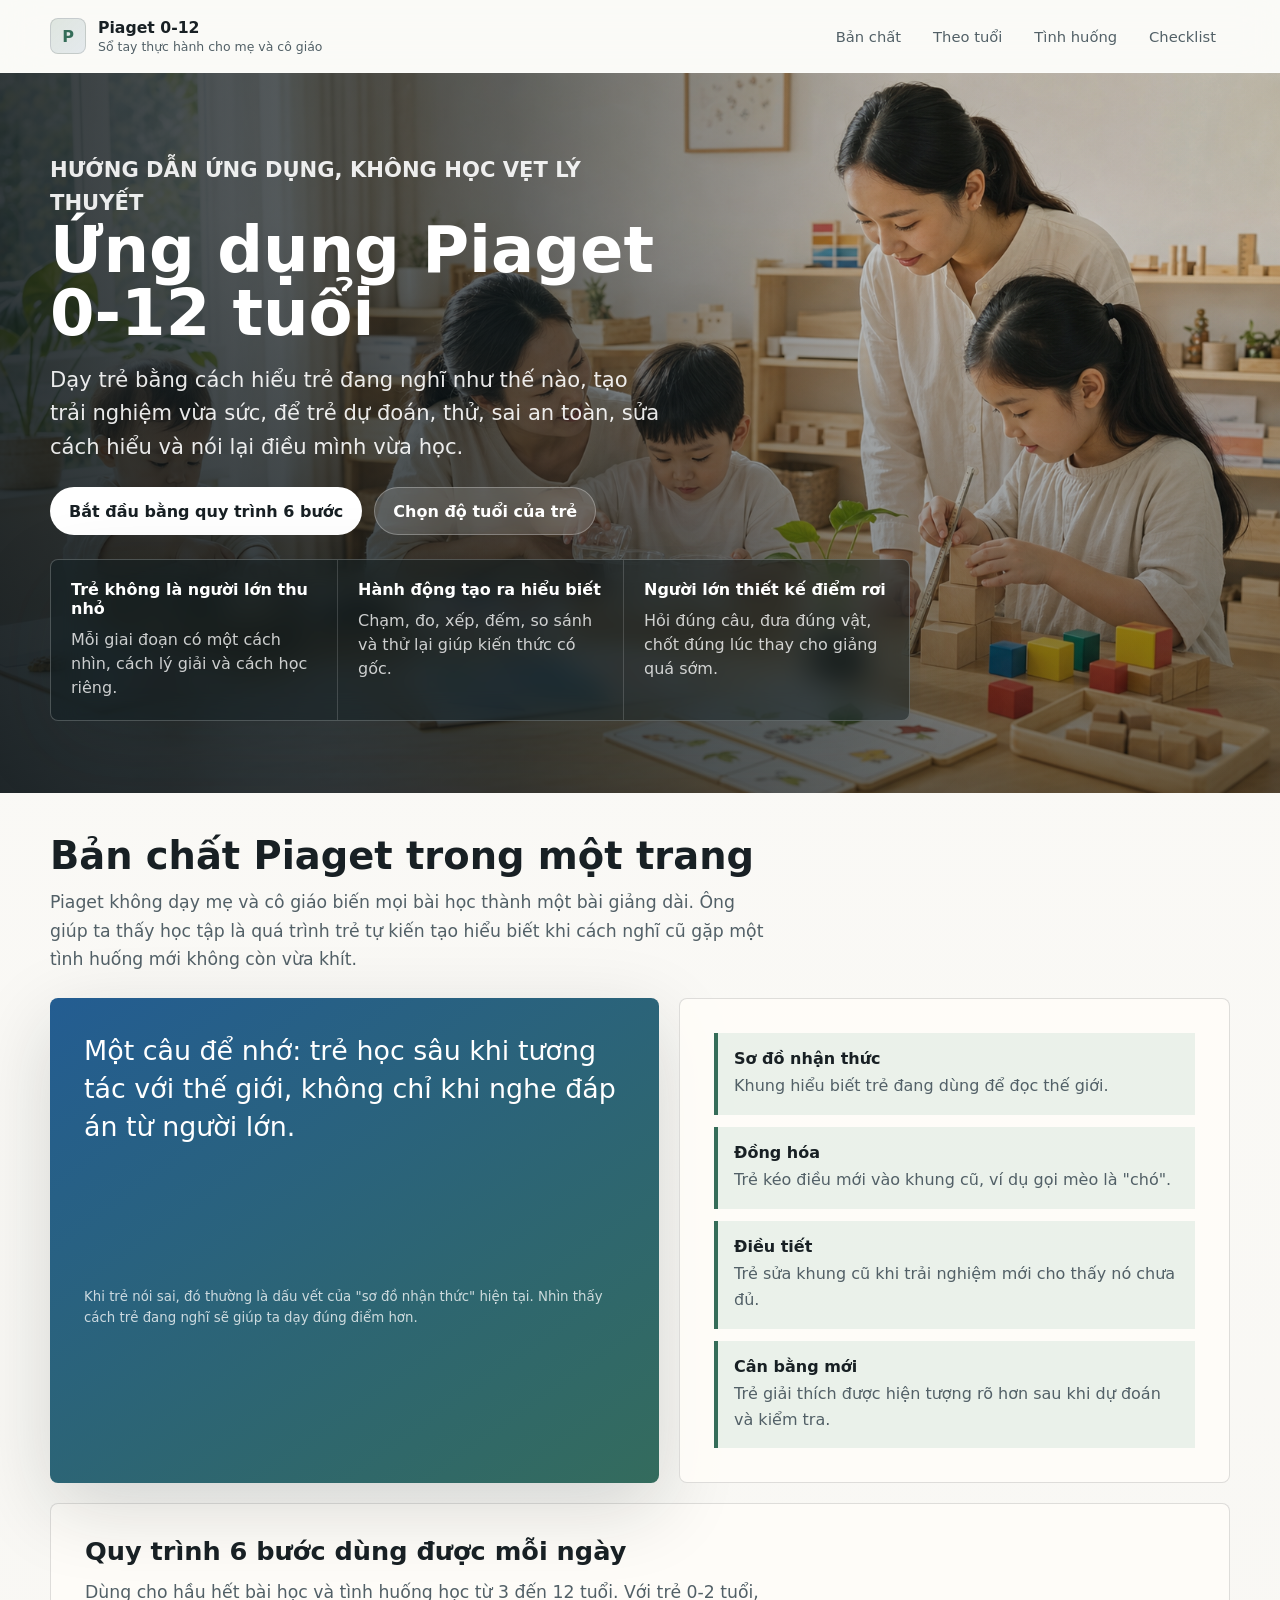
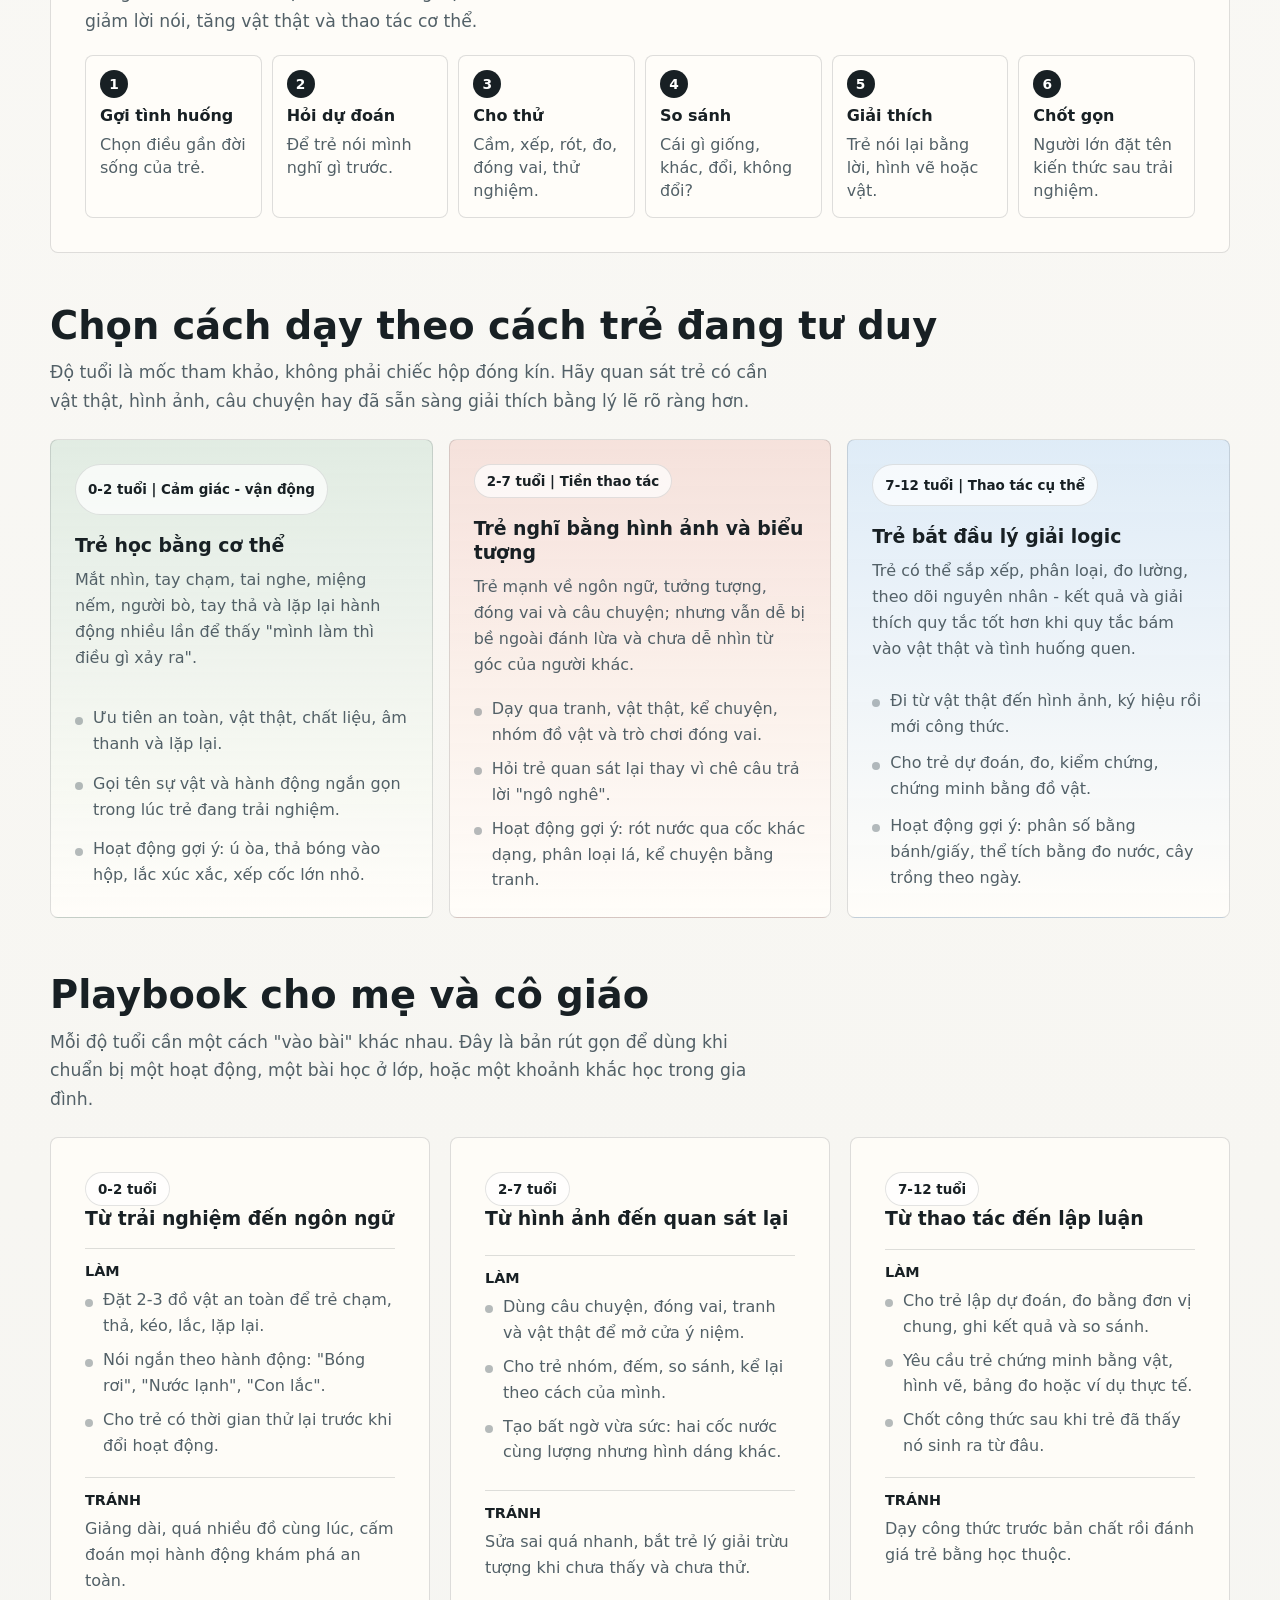
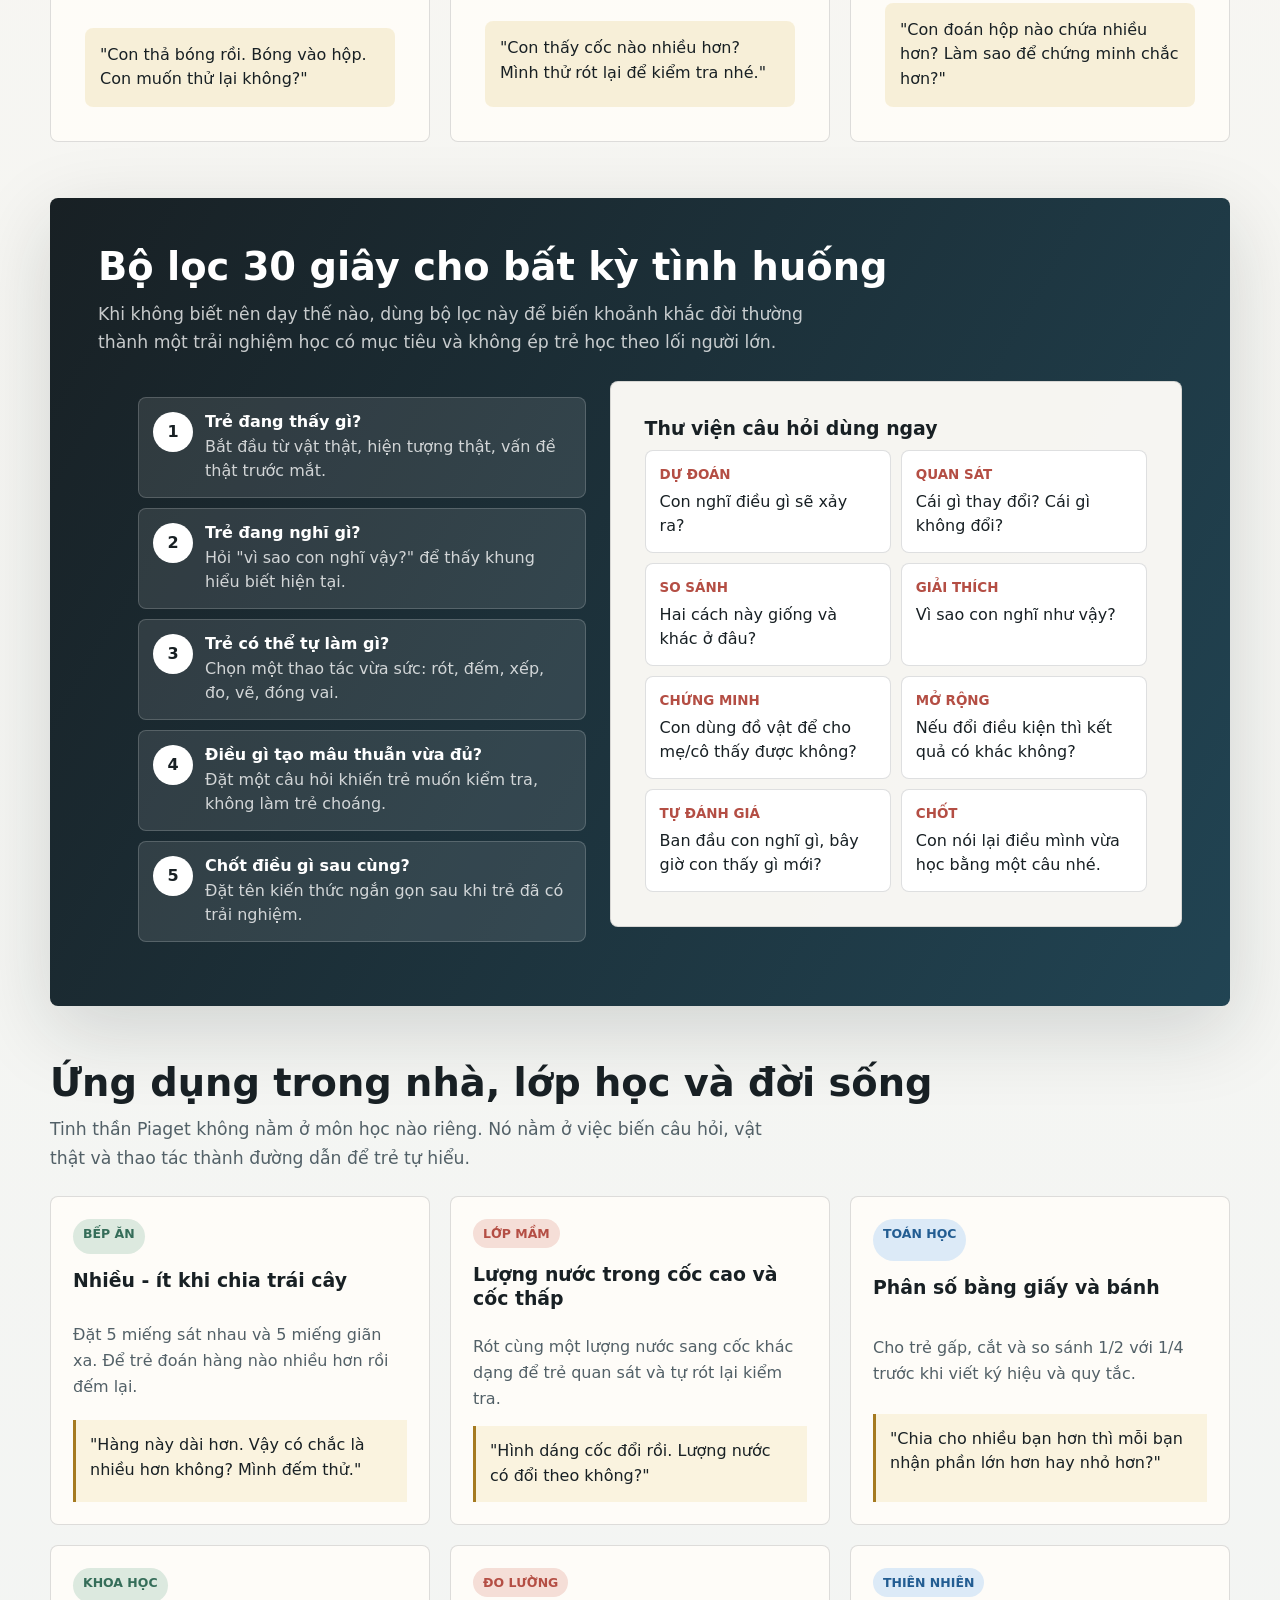
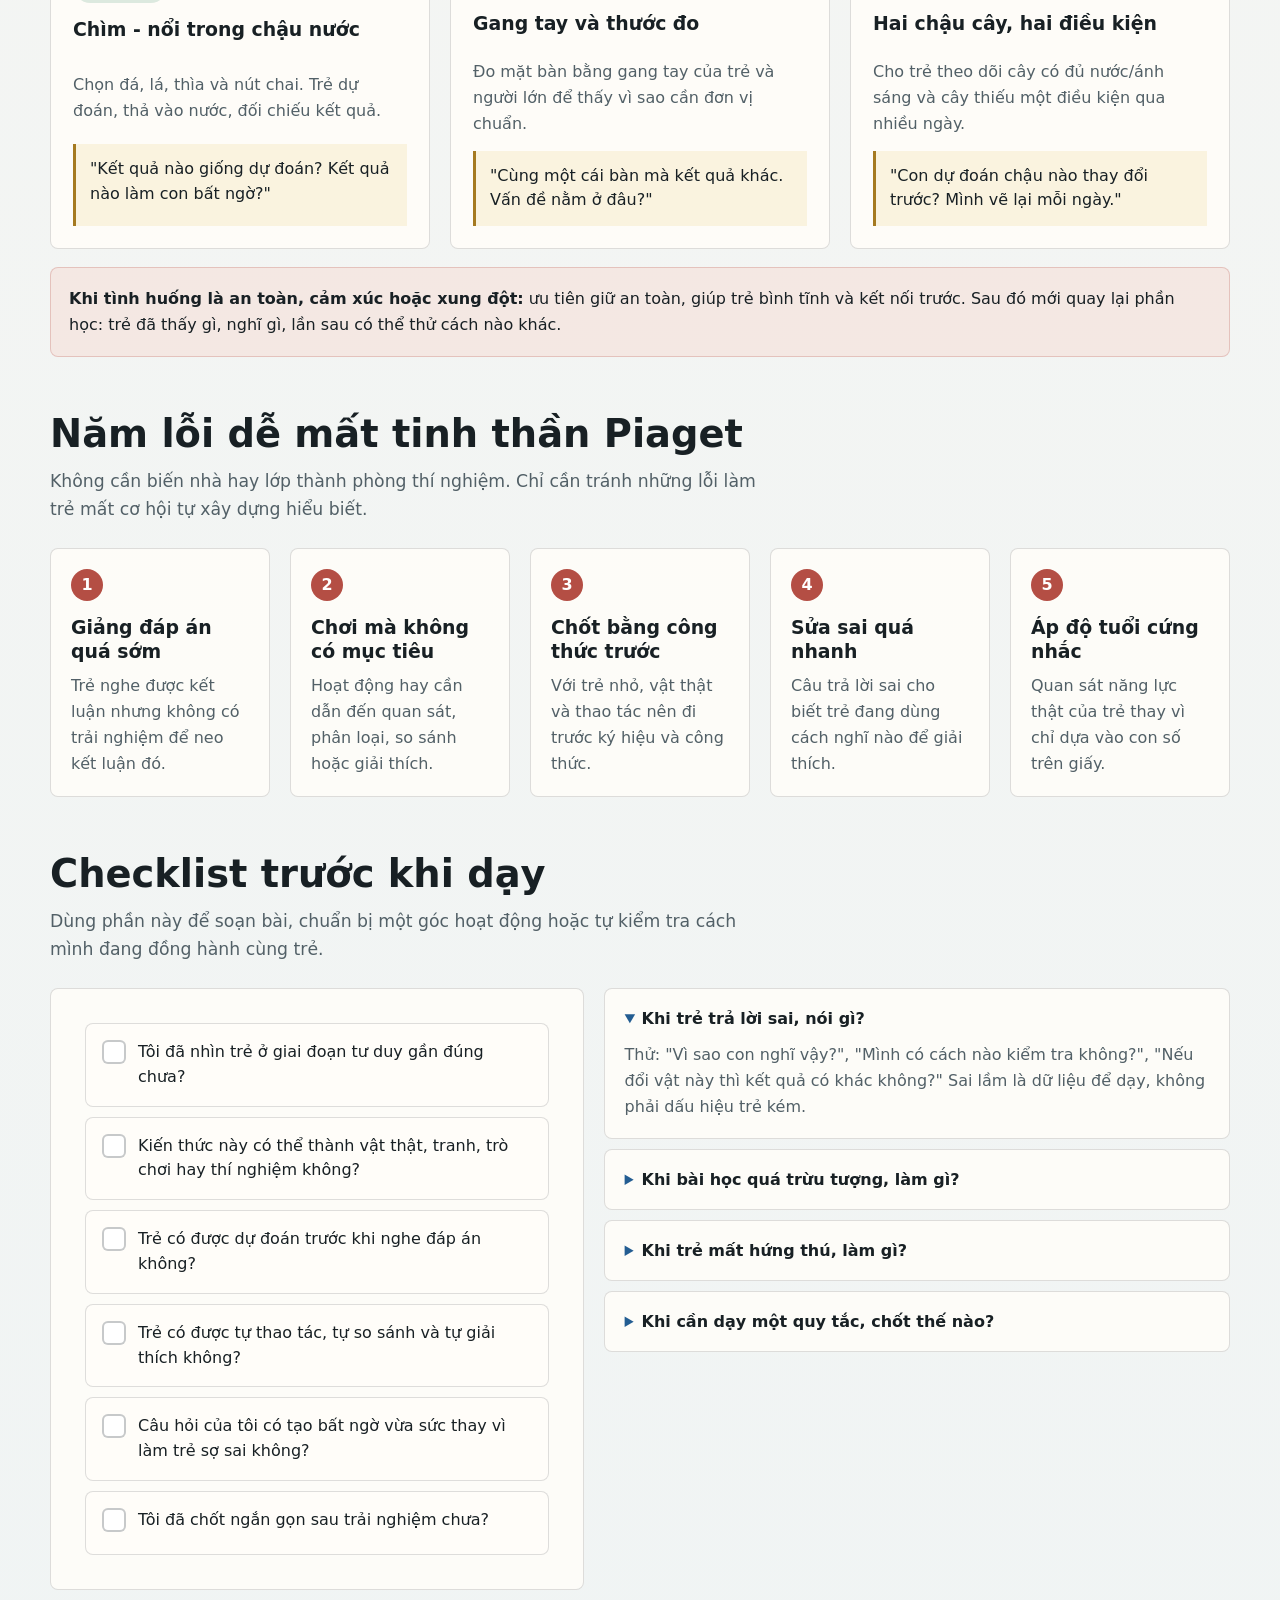
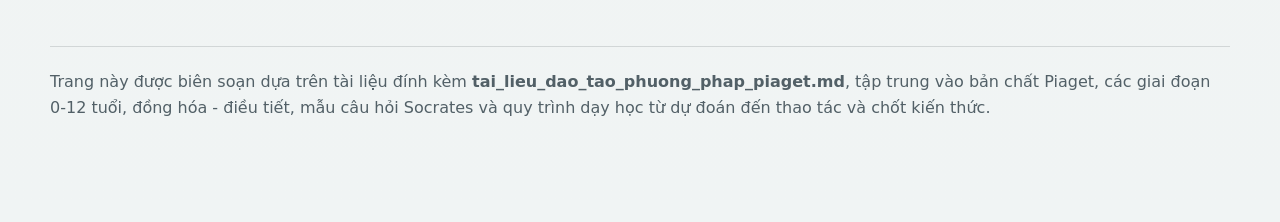
<file: piaget/index.html>
<!doctype html>
<html lang="vi">
  <head>
    <meta charset="utf-8" />
    <meta name="viewport" content="width=device-width, initial-scale=1" />
    <title>Ứng dụng Piaget 0-12 tuổi cho mẹ và cô giáo</title>
    <meta
      name="description"
      content="Hướng dẫn thực hành ứng dụng bản chất Piaget vào dạy học và nuôi dạy trẻ từ 0 đến 12 tuổi cho mẹ và cô giáo."
    />
    <style>
      :root {
        --paper: #f7f6f2;
        --white: #fffdf9;
        --ink: #182024;
        --muted: #526067;
        --line: rgba(24, 32, 36, 0.14);
        --green: #356d59;
        --green-soft: #dce9df;
        --blue: #235d92;
        --blue-soft: #dceaf7;
        --coral: #b44e44;
        --coral-soft: #f5ded7;
        --gold: #a57a20;
        --gold-soft: #f3e6bf;
        --shadow: 0 24px 80px rgba(16, 29, 33, 0.16);
        --radius: 8px;
        --content: min(1180px, calc(100vw - 48px));
      }

      * {
        box-sizing: border-box;
      }

      html {
        scroll-behavior: smooth;
      }

      body {
        margin: 0;
        color: var(--ink);
        background:
          linear-gradient(180deg, #fbfaf7 0%, var(--paper) 42%, #f0f4f4 100%);
        font-family:
          Inter, ui-sans-serif, system-ui, -apple-system, BlinkMacSystemFont,
          "Segoe UI", sans-serif;
        letter-spacing: 0;
      }

      img {
        display: block;
        max-width: 100%;
      }

      a {
        color: inherit;
      }

      button,
      a {
        -webkit-tap-highlight-color: transparent;
      }

      .skip-link {
        position: absolute;
        left: 16px;
        top: -64px;
        z-index: 20;
        padding: 12px 16px;
        color: white;
        background: var(--ink);
        border-radius: var(--radius);
        text-decoration: none;
      }

      .skip-link:focus {
        top: 16px;
      }

      .site-nav {
        position: sticky;
        top: 0;
        z-index: 10;
        border-bottom: 1px solid rgba(255, 255, 255, 0.36);
        background: rgba(251, 250, 247, 0.8);
        backdrop-filter: blur(18px);
      }

      .nav-inner {
        width: var(--content);
        min-height: 72px;
        margin: 0 auto;
        display: flex;
        align-items: center;
        justify-content: space-between;
        gap: 20px;
      }

      .brand {
        display: flex;
        align-items: center;
        gap: 12px;
        min-width: 0;
        text-decoration: none;
      }

      .brand-mark {
        width: 36px;
        height: 36px;
        border: 1px solid rgba(24, 32, 36, 0.14);
        border-radius: 8px;
        display: grid;
        place-items: center;
        color: var(--green);
        background:
          linear-gradient(135deg, rgba(53, 109, 89, 0.16), rgba(35, 93, 146, 0.12)),
          var(--white);
        font-weight: 800;
      }

      .brand-copy {
        display: grid;
        gap: 2px;
        min-width: 0;
      }

      .brand-copy strong,
      .brand-copy span {
        overflow: hidden;
        white-space: nowrap;
        text-overflow: ellipsis;
      }

      .brand-copy strong {
        font-size: 0.98rem;
      }

      .brand-copy span {
        color: var(--muted);
        font-size: 0.78rem;
      }

      .nav-links {
        display: flex;
        align-items: center;
        gap: 4px;
        overflow-x: auto;
        scrollbar-width: none;
      }

      .nav-links::-webkit-scrollbar {
        display: none;
      }

      .nav-links a {
        flex: none;
        min-height: 40px;
        display: inline-flex;
        align-items: center;
        justify-content: center;
        padding: 0 14px;
        border-radius: 999px;
        color: var(--muted);
        text-decoration: none;
        font-size: 0.92rem;
      }

      .nav-links a:hover,
      .nav-links a:focus-visible {
        color: var(--ink);
        background: rgba(24, 32, 36, 0.07);
        outline: none;
      }

      .hero {
        position: relative;
        min-height: min(80svh, 860px);
        display: grid;
        align-items: end;
        overflow: hidden;
        isolation: isolate;
      }

      .hero-media,
      .hero-scrim {
        position: absolute;
        inset: 0;
      }

      .hero-media img {
        width: 100%;
        height: 100%;
        object-fit: cover;
        object-position: center;
      }

      .hero-scrim {
        background:
          linear-gradient(90deg, rgba(10, 18, 21, 0.82) 0%, rgba(10, 18, 21, 0.58) 40%, rgba(10, 18, 21, 0.14) 72%, rgba(10, 18, 21, 0.06) 100%),
          linear-gradient(180deg, rgba(10, 18, 21, 0.02) 20%, rgba(10, 18, 21, 0.52) 100%);
      }

      .hero-inner {
        position: relative;
        z-index: 1;
        width: var(--content);
        margin: 0 auto;
        padding: clamp(42px, 8vh, 88px) 0;
        display: grid;
        gap: 24px;
      }

      .hero-copy {
        width: min(650px, 100%);
      }

      .eyebrow {
        margin: 0 0 18px;
        color: rgba(255, 255, 255, 0.8);
        text-transform: uppercase;
        font-size: 0.82rem;
        font-weight: 800;
      }

      h1,
      h2,
      h3,
      p {
        margin-top: 0;
      }

      h1 {
        margin-bottom: 18px;
        color: white;
        font-size: clamp(2.6rem, 5vw, 5.5rem);
        line-height: 0.98;
        max-width: 760px;
      }

      .hero-copy > p {
        max-width: 620px;
        margin-bottom: 0;
        color: rgba(255, 255, 255, 0.9);
        font-size: clamp(1.05rem, 1.65vw, 1.34rem);
        line-height: 1.58;
      }

      .hero-actions {
        display: flex;
        flex-wrap: wrap;
        gap: 12px;
      }

      .hero-actions a {
        min-height: 48px;
        display: inline-flex;
        align-items: center;
        justify-content: center;
        padding: 0 18px;
        border: 1px solid rgba(255, 255, 255, 0.28);
        border-radius: 999px;
        color: white;
        background: rgba(255, 255, 255, 0.14);
        text-decoration: none;
        font-weight: 700;
        backdrop-filter: blur(12px);
      }

      .hero-actions a:first-child {
        color: var(--ink);
        background: white;
      }

      .hero-actions a:hover,
      .hero-actions a:focus-visible {
        transform: translateY(-1px);
        outline: none;
      }

      .hero-strip {
        display: grid;
        grid-template-columns: repeat(3, minmax(0, 1fr));
        width: min(860px, 100%);
        border: 1px solid rgba(255, 255, 255, 0.22);
        border-radius: var(--radius);
        background: rgba(16, 29, 33, 0.52);
        box-shadow: var(--shadow);
        backdrop-filter: blur(14px);
      }

      .hero-strip article {
        min-height: 124px;
        padding: 20px;
      }

      .hero-strip article + article {
        border-left: 1px solid rgba(255, 255, 255, 0.16);
      }

      .hero-strip strong {
        display: block;
        margin-bottom: 10px;
        color: white;
        font-size: 1rem;
      }

      .hero-strip p {
        margin-bottom: 0;
        color: rgba(255, 255, 255, 0.78);
        line-height: 1.5;
      }

      main {
        width: var(--content);
        margin: 0 auto;
        padding: 42px 0 84px;
      }

      section {
        scroll-margin-top: 96px;
      }

      .lead-grid,
      .playbook-grid,
      .scenario-grid,
      .mistake-grid,
      .checklist-layout {
        display: grid;
        gap: 20px;
      }

      .lead-grid {
        grid-template-columns: 1.05fr 0.95fr;
        align-items: start;
      }

      .section-head {
        margin-bottom: 24px;
      }

      .section-head p {
        max-width: 720px;
        margin-bottom: 0;
        color: var(--muted);
        font-size: 1.08rem;
        line-height: 1.65;
      }

      h2 {
        margin-bottom: 12px;
        font-size: clamp(1.8rem, 3vw, 3rem);
        line-height: 1.08;
      }

      h3 {
        margin-bottom: 10px;
        font-size: 1.18rem;
        line-height: 1.28;
      }

      .panel,
      .age-card,
      .scenario,
      .mistake,
      details {
        border: 1px solid var(--line);
        border-radius: var(--radius);
        background: rgba(255, 253, 249, 0.86);
      }

      .panel {
        padding: clamp(22px, 3vw, 34px);
      }

      .core-note {
        display: grid;
        gap: 18px;
        min-height: 100%;
        color: white;
        border: 0;
        background:
          linear-gradient(145deg, rgba(35, 93, 146, 0.92), rgba(53, 109, 89, 0.92)),
          var(--blue);
        box-shadow: var(--shadow);
      }

      .core-note p {
        margin-bottom: 0;
        font-size: clamp(1.28rem, 2.1vw, 2rem);
        line-height: 1.42;
      }

      .core-note small {
        display: block;
        color: rgba(255, 255, 255, 0.76);
        line-height: 1.6;
      }

      .concept-list,
      .question-list,
      .clean-list,
      .mini-list {
        margin: 0;
        padding: 0;
        list-style: none;
      }

      .concept-list {
        display: grid;
        gap: 12px;
      }

      .concept-list li {
        padding: 16px;
        border-left: 4px solid var(--green);
        background: rgba(220, 233, 223, 0.56);
      }

      .concept-list strong {
        display: block;
        margin-bottom: 5px;
      }

      .concept-list span,
      .body-copy,
      .clean-list li,
      .mini-list li {
        color: var(--muted);
        line-height: 1.62;
      }

      .flow {
        margin-top: 20px;
        display: grid;
        grid-template-columns: repeat(6, minmax(0, 1fr));
        gap: 10px;
      }

      .flow span {
        min-height: 100px;
        display: grid;
        align-content: start;
        gap: 8px;
        padding: 14px;
        border: 1px solid var(--line);
        border-radius: var(--radius);
        background: var(--white);
      }

      .flow b {
        width: 28px;
        height: 28px;
        display: grid;
        place-items: center;
        border-radius: 50%;
        color: white;
        background: var(--ink);
        font-size: 0.86rem;
      }

      .flow em {
        color: var(--muted);
        font-style: normal;
        line-height: 1.45;
      }

      .age-map {
        margin-top: 52px;
      }

      .age-grid {
        display: grid;
        grid-template-columns: repeat(3, minmax(0, 1fr));
        gap: 16px;
      }

      .age-card {
        padding: 24px;
        display: grid;
        gap: 18px;
      }

      .age-card:nth-child(1) {
        background: linear-gradient(180deg, rgba(220, 233, 223, 0.82), rgba(255, 253, 249, 0.96));
      }

      .age-card:nth-child(2) {
        background: linear-gradient(180deg, rgba(245, 222, 215, 0.86), rgba(255, 253, 249, 0.96));
      }

      .age-card:nth-child(3) {
        background: linear-gradient(180deg, rgba(220, 234, 247, 0.92), rgba(255, 253, 249, 0.96));
      }

      .age-label {
        display: inline-flex;
        align-items: center;
        width: fit-content;
        min-height: 34px;
        padding: 0 12px;
        border: 1px solid rgba(24, 32, 36, 0.12);
        border-radius: 999px;
        background: rgba(255, 255, 255, 0.7);
        font-size: 0.84rem;
        font-weight: 800;
      }

      .age-card p,
      .scenario p,
      .mistake p,
      details p {
        margin-bottom: 0;
        color: var(--muted);
        line-height: 1.62;
      }

      .mini-list {
        display: grid;
        gap: 8px;
      }

      .mini-list li {
        position: relative;
        padding-left: 18px;
      }

      .mini-list li::before {
        content: "";
        position: absolute;
        left: 0;
        top: 0.72em;
        width: 8px;
        height: 8px;
        border-radius: 50%;
        background: currentColor;
        opacity: 0.42;
      }

      .playbooks {
        margin-top: 56px;
      }

      .playbook-grid {
        grid-template-columns: repeat(3, minmax(0, 1fr));
      }

      .playbook {
        display: grid;
        gap: 18px;
      }

      .playbook h3 {
        margin-bottom: 0;
      }

      .playbook-block {
        padding-top: 14px;
        border-top: 1px solid var(--line);
      }

      .playbook-block strong {
        display: block;
        margin-bottom: 8px;
        font-size: 0.9rem;
        text-transform: uppercase;
      }

      .playbook .quote {
        padding: 15px;
        border-radius: var(--radius);
        color: var(--ink);
        background: rgba(243, 230, 191, 0.54);
        line-height: 1.55;
      }

      .situation-kit {
        margin-top: 56px;
        padding: clamp(28px, 4vw, 48px);
        border-radius: var(--radius);
        color: white;
        background:
          linear-gradient(120deg, rgba(24, 32, 36, 0.96), rgba(34, 71, 87, 0.92)),
          var(--ink);
        box-shadow: var(--shadow);
      }

      .situation-kit .section-head p {
        color: rgba(255, 255, 255, 0.76);
      }

      .kit-grid {
        display: grid;
        grid-template-columns: 0.92fr 1.08fr;
        gap: 24px;
        align-items: start;
      }

      .prompt-ladder {
        display: grid;
        gap: 10px;
      }

      .prompt-ladder li {
        display: grid;
        grid-template-columns: 40px 1fr;
        gap: 12px;
        align-items: start;
        list-style: none;
        padding: 14px;
        border: 1px solid rgba(255, 255, 255, 0.18);
        border-radius: var(--radius);
        background: rgba(255, 255, 255, 0.1);
      }

      .prompt-ladder b {
        width: 40px;
        height: 40px;
        display: grid;
        place-items: center;
        border-radius: 50%;
        color: var(--ink);
        background: white;
      }

      .prompt-ladder strong {
        display: block;
        margin-bottom: 4px;
      }

      .prompt-ladder span {
        display: block;
        color: rgba(255, 255, 255, 0.78);
        line-height: 1.5;
      }

      .white-panel {
        color: var(--ink);
        background: rgba(255, 253, 249, 0.96);
      }

      .question-list {
        display: grid;
        grid-template-columns: repeat(2, minmax(0, 1fr));
        gap: 10px;
      }

      .question-list li {
        min-height: 84px;
        padding: 14px;
        border: 1px solid var(--line);
        border-radius: var(--radius);
        background: white;
        line-height: 1.5;
      }

      .question-list strong {
        display: block;
        margin-bottom: 5px;
        color: var(--coral);
        font-size: 0.84rem;
        text-transform: uppercase;
      }

      .scenarios {
        margin-top: 56px;
      }

      .scenario-grid {
        grid-template-columns: repeat(3, minmax(0, 1fr));
      }

      .scenario {
        padding: 22px;
        display: grid;
        gap: 14px;
      }

      .scenario-tag {
        width: fit-content;
        padding: 7px 10px;
        border-radius: 999px;
        font-size: 0.78rem;
        font-weight: 800;
        text-transform: uppercase;
      }

      .scenario:nth-child(1) .scenario-tag,
      .scenario:nth-child(4) .scenario-tag {
        color: var(--green);
        background: var(--green-soft);
      }

      .scenario:nth-child(2) .scenario-tag,
      .scenario:nth-child(5) .scenario-tag {
        color: var(--coral);
        background: var(--coral-soft);
      }

      .scenario:nth-child(3) .scenario-tag,
      .scenario:nth-child(6) .scenario-tag {
        color: var(--blue);
        background: var(--blue-soft);
      }

      .script-line {
        padding: 13px 14px;
        border-left: 3px solid var(--gold);
        color: var(--ink);
        background: rgba(243, 230, 191, 0.46);
        line-height: 1.55;
      }

      .guardrail {
        margin-top: 18px;
        padding: 18px;
        border: 1px solid rgba(180, 78, 68, 0.24);
        border-radius: var(--radius);
        background: rgba(245, 222, 215, 0.58);
        line-height: 1.62;
      }

      .mistakes {
        margin-top: 56px;
      }

      .mistake-grid {
        grid-template-columns: repeat(5, minmax(0, 1fr));
      }

      .mistake {
        padding: 20px;
      }

      .mistake b {
        display: inline-grid;
        place-items: center;
        width: 32px;
        height: 32px;
        margin-bottom: 14px;
        border-radius: 50%;
        color: white;
        background: var(--coral);
      }

      .checklist {
        margin-top: 56px;
      }

      .checklist-layout {
        grid-template-columns: 0.92fr 1.08fr;
        align-items: start;
      }

      .check-grid {
        display: grid;
        gap: 10px;
      }

      .check-item {
        min-height: 64px;
        display: grid;
        grid-template-columns: 24px 1fr;
        gap: 12px;
        align-items: start;
        padding: 16px;
        border: 1px solid var(--line);
        border-radius: var(--radius);
        background: var(--white);
      }

      .check-box {
        width: 24px;
        height: 24px;
        border: 2px solid rgba(24, 32, 36, 0.24);
        border-radius: 6px;
        background: white;
      }

      .check-item span:last-child {
        line-height: 1.55;
      }

      details {
        padding: 18px 20px;
      }

      details + details {
        margin-top: 10px;
      }

      summary {
        cursor: pointer;
        font-weight: 800;
        line-height: 1.45;
      }

      summary::marker {
        color: var(--blue);
      }

      details p {
        margin-top: 12px;
      }

      .source-note {
        margin-top: 56px;
        padding-top: 22px;
        border-top: 1px solid var(--line);
        color: var(--muted);
        line-height: 1.65;
      }

      @media (max-width: 1040px) {
        .lead-grid,
        .kit-grid,
        .checklist-layout {
          grid-template-columns: 1fr;
        }

        .flow {
          grid-template-columns: repeat(3, minmax(0, 1fr));
        }

        .age-grid,
        .playbook-grid,
        .scenario-grid {
          grid-template-columns: 1fr;
        }

        .mistake-grid {
          grid-template-columns: repeat(2, minmax(0, 1fr));
        }
      }

      @media (max-width: 760px) {
        :root {
          --content: min(100vw - 28px, 1180px);
        }

        .nav-inner {
          min-height: 64px;
          align-items: flex-start;
          flex-direction: column;
          justify-content: center;
          gap: 10px;
          padding: 12px 0;
        }

        .brand-copy span {
          display: none;
        }

        .nav-links {
          width: 100%;
        }

        .hero {
          min-height: min(78svh, 720px);
        }

        .hero-media img {
          object-position: 62% center;
        }

        .hero-scrim {
          background:
            linear-gradient(180deg, rgba(10, 18, 21, 0.18) 0%, rgba(10, 18, 21, 0.72) 44%, rgba(10, 18, 21, 0.92) 100%);
        }

        .hero-inner {
          padding-bottom: 26px;
        }

        h1 {
          font-size: clamp(2.35rem, 11vw, 4.4rem);
        }

        .question-list,
        .flow {
          grid-template-columns: 1fr;
        }

        .hero-strip {
          display: none;
        }

        .mistake-grid {
          grid-template-columns: 1fr;
        }

        .panel,
        .age-card,
        .scenario {
          padding: 20px;
        }
      }

      @media print {
        body {
          background: white;
        }

        .site-nav,
        .hero-actions {
          display: none;
        }

        .hero {
          min-height: auto;
          color: var(--ink);
        }

        .hero-media,
        .hero-scrim {
          display: none;
        }

        .hero-inner {
          width: 100%;
          padding: 0 0 28px;
        }

        .hero-copy h1,
        .hero-copy p,
        .eyebrow,
        .hero-strip strong,
        .hero-strip p {
          color: var(--ink);
        }

        .hero-strip,
        .core-note,
        .situation-kit {
          color: var(--ink);
          background: white;
          box-shadow: none;
        }

        .hero-strip article + article {
          border-color: var(--line);
        }

        main {
          width: 100%;
          padding: 0;
        }

        .panel,
        .age-card,
        .scenario,
        .mistake,
        details {
          break-inside: avoid;
        }
      }
    </style>
  </head>
  <body>
    <a class="skip-link" href="#noi-dung">Bỏ qua điều hướng</a>

    <nav class="site-nav" aria-label="Điều hướng chính">
      <div class="nav-inner">
        <a class="brand" href="#top">
          <span class="brand-mark" aria-hidden="true">P</span>
          <span class="brand-copy">
            <strong>Piaget 0-12</strong>
            <span>Sổ tay thực hành cho mẹ và cô giáo</span>
          </span>
        </a>
        <div class="nav-links">
          <a href="#ban-chat">Bản chất</a>
          <a href="#theo-tuoi">Theo tuổi</a>
          <a href="#tinh-huong">Tình huống</a>
          <a href="#checklist">Checklist</a>
        </div>
      </div>
    </nav>

    <header class="hero" id="top">
      <div class="hero-media">
        <img
          src="assets/piaget/piaget-learning-hero.png"
          alt="Mẹ, cô giáo và trẻ em cùng khám phá nước, khối gỗ và đồ vật cảm giác trong một góc học tập sáng."
        />
      </div>
      <div class="hero-scrim" aria-hidden="true"></div>
      <div class="hero-inner">
        <div class="hero-copy">
          <p class="eyebrow">Hướng dẫn ứng dụng, không học vẹt lý thuyết</p>
          <h1>Ứng dụng Piaget 0-12 tuổi</h1>
          <p>
            Dạy trẻ bằng cách hiểu trẻ đang nghĩ như thế nào, tạo trải nghiệm vừa sức,
            để trẻ dự đoán, thử, sai an toàn, sửa cách hiểu và nói lại điều mình vừa học.
          </p>
        </div>
        <div class="hero-actions">
          <a href="#quy-trinh">Bắt đầu bằng quy trình 6 bước</a>
          <a href="#theo-tuoi">Chọn độ tuổi của trẻ</a>
        </div>
        <div class="hero-strip" aria-label="Ba điều cần nhớ">
          <article>
            <strong>Trẻ không là người lớn thu nhỏ</strong>
            <p>Mỗi giai đoạn có một cách nhìn, cách lý giải và cách học riêng.</p>
          </article>
          <article>
            <strong>Hành động tạo ra hiểu biết</strong>
            <p>Chạm, đo, xếp, đếm, so sánh và thử lại giúp kiến thức có gốc.</p>
          </article>
          <article>
            <strong>Người lớn thiết kế điểm rơi</strong>
            <p>Hỏi đúng câu, đưa đúng vật, chốt đúng lúc thay cho giảng quá sớm.</p>
          </article>
        </div>
      </div>
    </header>

    <main id="noi-dung">
      <section id="ban-chat">
        <div class="section-head">
          <h2>Bản chất Piaget trong một trang</h2>
          <p>
            Piaget không dạy mẹ và cô giáo biến mọi bài học thành một bài giảng dài.
            Ông giúp ta thấy học tập là quá trình trẻ tự kiến tạo hiểu biết khi cách nghĩ
            cũ gặp một tình huống mới không còn vừa khít.
          </p>
        </div>

        <div class="lead-grid">
          <article class="panel core-note">
            <div>
              <p>
                Một câu để nhớ: trẻ học sâu khi tương tác với thế giới, không chỉ khi nghe
                đáp án từ người lớn.
              </p>
            </div>
            <small>
              Khi trẻ nói sai, đó thường là dấu vết của "sơ đồ nhận thức" hiện tại.
              Nhìn thấy cách trẻ đang nghĩ sẽ giúp ta dạy đúng điểm hơn.
            </small>
          </article>

          <article class="panel">
            <ul class="concept-list">
              <li>
                <strong>Sơ đồ nhận thức</strong>
                <span>Khung hiểu biết trẻ đang dùng để đọc thế giới.</span>
              </li>
              <li>
                <strong>Đồng hóa</strong>
                <span>Trẻ kéo điều mới vào khung cũ, ví dụ gọi mèo là "chó".</span>
              </li>
              <li>
                <strong>Điều tiết</strong>
                <span>Trẻ sửa khung cũ khi trải nghiệm mới cho thấy nó chưa đủ.</span>
              </li>
              <li>
                <strong>Cân bằng mới</strong>
                <span>Trẻ giải thích được hiện tượng rõ hơn sau khi dự đoán và kiểm tra.</span>
              </li>
            </ul>
          </article>
        </div>

        <div class="panel" id="quy-trinh" style="margin-top: 20px">
          <div class="section-head" style="margin-bottom: 0">
            <h2 style="font-size: clamp(1.5rem, 2vw, 2.1rem)">Quy trình 6 bước dùng được mỗi ngày</h2>
            <p>
              Dùng cho hầu hết bài học và tình huống học từ 3 đến 12 tuổi. Với trẻ 0-2 tuổi,
              giảm lời nói, tăng vật thật và thao tác cơ thể.
            </p>
          </div>
          <div class="flow">
            <span><b>1</b><strong>Gợi tình huống</strong><em>Chọn điều gần đời sống của trẻ.</em></span>
            <span><b>2</b><strong>Hỏi dự đoán</strong><em>Để trẻ nói mình nghĩ gì trước.</em></span>
            <span><b>3</b><strong>Cho thử</strong><em>Cầm, xếp, rót, đo, đóng vai, thử nghiệm.</em></span>
            <span><b>4</b><strong>So sánh</strong><em>Cái gì giống, khác, đổi, không đổi?</em></span>
            <span><b>5</b><strong>Giải thích</strong><em>Trẻ nói lại bằng lời, hình vẽ hoặc vật.</em></span>
            <span><b>6</b><strong>Chốt gọn</strong><em>Người lớn đặt tên kiến thức sau trải nghiệm.</em></span>
          </div>
        </div>
      </section>

      <section class="age-map" id="theo-tuoi">
        <div class="section-head">
          <h2>Chọn cách dạy theo cách trẻ đang tư duy</h2>
          <p>
            Độ tuổi là mốc tham khảo, không phải chiếc hộp đóng kín. Hãy quan sát trẻ có cần vật
            thật, hình ảnh, câu chuyện hay đã sẵn sàng giải thích bằng lý lẽ rõ ràng hơn.
          </p>
        </div>

        <div class="age-grid">
          <article class="age-card">
            <span class="age-label">0-2 tuổi | Cảm giác - vận động</span>
            <div>
              <h3>Trẻ học bằng cơ thể</h3>
              <p>
                Mắt nhìn, tay chạm, tai nghe, miệng nếm, người bò, tay thả và lặp lại hành động
                nhiều lần để thấy "mình làm thì điều gì xảy ra".
              </p>
            </div>
            <ul class="mini-list">
              <li>Ưu tiên an toàn, vật thật, chất liệu, âm thanh và lặp lại.</li>
              <li>Gọi tên sự vật và hành động ngắn gọn trong lúc trẻ đang trải nghiệm.</li>
              <li>Hoạt động gợi ý: ú òa, thả bóng vào hộp, lắc xúc xắc, xếp cốc lớn nhỏ.</li>
            </ul>
          </article>

          <article class="age-card">
            <span class="age-label">2-7 tuổi | Tiền thao tác</span>
            <div>
              <h3>Trẻ nghĩ bằng hình ảnh và biểu tượng</h3>
              <p>
                Trẻ mạnh về ngôn ngữ, tưởng tượng, đóng vai và câu chuyện; nhưng vẫn dễ bị bề ngoài
                đánh lừa và chưa dễ nhìn từ góc của người khác.
              </p>
            </div>
            <ul class="mini-list">
              <li>Dạy qua tranh, vật thật, kể chuyện, nhóm đồ vật và trò chơi đóng vai.</li>
              <li>Hỏi trẻ quan sát lại thay vì chê câu trả lời "ngô nghê".</li>
              <li>Hoạt động gợi ý: rót nước qua cốc khác dạng, phân loại lá, kể chuyện bằng tranh.</li>
            </ul>
          </article>

          <article class="age-card">
            <span class="age-label">7-12 tuổi | Thao tác cụ thể</span>
            <div>
              <h3>Trẻ bắt đầu lý giải logic</h3>
              <p>
                Trẻ có thể sắp xếp, phân loại, đo lường, theo dõi nguyên nhân - kết quả và giải thích
                quy tắc tốt hơn khi quy tắc bám vào vật thật và tình huống quen.
              </p>
            </div>
            <ul class="mini-list">
              <li>Đi từ vật thật đến hình ảnh, ký hiệu rồi mới công thức.</li>
              <li>Cho trẻ dự đoán, đo, kiểm chứng, chứng minh bằng đồ vật.</li>
              <li>Hoạt động gợi ý: phân số bằng bánh/giấy, thể tích bằng đo nước, cây trồng theo ngày.</li>
            </ul>
          </article>
        </div>
      </section>

      <section class="playbooks">
        <div class="section-head">
          <h2>Playbook cho mẹ và cô giáo</h2>
          <p>
            Mỗi độ tuổi cần một cách "vào bài" khác nhau. Đây là bản rút gọn để dùng khi chuẩn bị
            một hoạt động, một bài học ở lớp, hoặc một khoảnh khắc học trong gia đình.
          </p>
        </div>

        <div class="playbook-grid">
          <article class="panel playbook">
            <div>
              <span class="age-label">0-2 tuổi</span>
              <h3>Từ trải nghiệm đến ngôn ngữ</h3>
            </div>
            <div class="playbook-block">
              <strong>Làm</strong>
              <ul class="mini-list">
                <li>Đặt 2-3 đồ vật an toàn để trẻ chạm, thả, kéo, lắc, lặp lại.</li>
                <li>Nói ngắn theo hành động: "Bóng rơi", "Nước lạnh", "Con lắc".</li>
                <li>Cho trẻ có thời gian thử lại trước khi đổi hoạt động.</li>
              </ul>
            </div>
            <div class="playbook-block">
              <strong>Tránh</strong>
              <p class="body-copy">Giảng dài, quá nhiều đồ cùng lúc, cấm đoán mọi hành động khám phá an toàn.</p>
            </div>
            <div class="quote">"Con thả bóng rồi. Bóng vào hộp. Con muốn thử lại không?"</div>
          </article>

          <article class="panel playbook">
            <div>
              <span class="age-label">2-7 tuổi</span>
              <h3>Từ hình ảnh đến quan sát lại</h3>
            </div>
            <div class="playbook-block">
              <strong>Làm</strong>
              <ul class="mini-list">
                <li>Dùng câu chuyện, đóng vai, tranh và vật thật để mở cửa ý niệm.</li>
                <li>Cho trẻ nhóm, đếm, so sánh, kể lại theo cách của mình.</li>
                <li>Tạo bất ngờ vừa sức: hai cốc nước cùng lượng nhưng hình dáng khác.</li>
              </ul>
            </div>
            <div class="playbook-block">
              <strong>Tránh</strong>
              <p class="body-copy">Sửa sai quá nhanh, bắt trẻ lý giải trừu tượng khi chưa thấy và chưa thử.</p>
            </div>
            <div class="quote">"Con thấy cốc nào nhiều hơn? Mình thử rót lại để kiểm tra nhé."</div>
          </article>

          <article class="panel playbook">
            <div>
              <span class="age-label">7-12 tuổi</span>
              <h3>Từ thao tác đến lập luận</h3>
            </div>
            <div class="playbook-block">
              <strong>Làm</strong>
              <ul class="mini-list">
                <li>Cho trẻ lập dự đoán, đo bằng đơn vị chung, ghi kết quả và so sánh.</li>
                <li>Yêu cầu trẻ chứng minh bằng vật, hình vẽ, bảng đo hoặc ví dụ thực tế.</li>
                <li>Chốt công thức sau khi trẻ đã thấy nó sinh ra từ đâu.</li>
              </ul>
            </div>
            <div class="playbook-block">
              <strong>Tránh</strong>
              <p class="body-copy">Dạy công thức trước bản chất rồi đánh giá trẻ bằng học thuộc.</p>
            </div>
            <div class="quote">"Con đoán hộp nào chứa nhiều hơn? Làm sao để chứng minh chắc hơn?"</div>
          </article>
        </div>
      </section>

      <section class="situation-kit" id="tinh-huong">
        <div class="section-head">
          <h2>Bộ lọc 30 giây cho bất kỳ tình huống</h2>
          <p>
            Khi không biết nên dạy thế nào, dùng bộ lọc này để biến khoảnh khắc đời thường thành
            một trải nghiệm học có mục tiêu và không ép trẻ học theo lối người lớn.
          </p>
        </div>

        <div class="kit-grid">
          <ol class="prompt-ladder">
            <li>
              <b>1</b>
              <div>
                <strong>Trẻ đang thấy gì?</strong>
                <span>Bắt đầu từ vật thật, hiện tượng thật, vấn đề thật trước mắt.</span>
              </div>
            </li>
            <li>
              <b>2</b>
              <div>
                <strong>Trẻ đang nghĩ gì?</strong>
                <span>Hỏi "vì sao con nghĩ vậy?" để thấy khung hiểu biết hiện tại.</span>
              </div>
            </li>
            <li>
              <b>3</b>
              <div>
                <strong>Trẻ có thể tự làm gì?</strong>
                <span>Chọn một thao tác vừa sức: rót, đếm, xếp, đo, vẽ, đóng vai.</span>
              </div>
            </li>
            <li>
              <b>4</b>
              <div>
                <strong>Điều gì tạo mâu thuẫn vừa đủ?</strong>
                <span>Đặt một câu hỏi khiến trẻ muốn kiểm tra, không làm trẻ choáng.</span>
              </div>
            </li>
            <li>
              <b>5</b>
              <div>
                <strong>Chốt điều gì sau cùng?</strong>
                <span>Đặt tên kiến thức ngắn gọn sau khi trẻ đã có trải nghiệm.</span>
              </div>
            </li>
          </ol>

          <article class="panel white-panel">
            <h3>Thư viện câu hỏi dùng ngay</h3>
            <ul class="question-list">
              <li><strong>Dự đoán</strong>Con nghĩ điều gì sẽ xảy ra?</li>
              <li><strong>Quan sát</strong>Cái gì thay đổi? Cái gì không đổi?</li>
              <li><strong>So sánh</strong>Hai cách này giống và khác ở đâu?</li>
              <li><strong>Giải thích</strong>Vì sao con nghĩ như vậy?</li>
              <li><strong>Chứng minh</strong>Con dùng đồ vật để cho mẹ/cô thấy được không?</li>
              <li><strong>Mở rộng</strong>Nếu đổi điều kiện thì kết quả có khác không?</li>
              <li><strong>Tự đánh giá</strong>Ban đầu con nghĩ gì, bây giờ con thấy gì mới?</li>
              <li><strong>Chốt</strong>Con nói lại điều mình vừa học bằng một câu nhé.</li>
            </ul>
          </article>
        </div>
      </section>

      <section class="scenarios">
        <div class="section-head">
          <h2>Ứng dụng trong nhà, lớp học và đời sống</h2>
          <p>
            Tinh thần Piaget không nằm ở môn học nào riêng. Nó nằm ở việc biến câu hỏi, vật thật
            và thao tác thành đường dẫn để trẻ tự hiểu.
          </p>
        </div>

        <div class="scenario-grid">
          <article class="scenario">
            <span class="scenario-tag">Bếp ăn</span>
            <h3>Nhiều - ít khi chia trái cây</h3>
            <p>Đặt 5 miếng sát nhau và 5 miếng giãn xa. Để trẻ đoán hàng nào nhiều hơn rồi đếm lại.</p>
            <div class="script-line">"Hàng này dài hơn. Vậy có chắc là nhiều hơn không? Mình đếm thử."</div>
          </article>

          <article class="scenario">
            <span class="scenario-tag">Lớp mầm</span>
            <h3>Lượng nước trong cốc cao và cốc thấp</h3>
            <p>Rót cùng một lượng nước sang cốc khác dạng để trẻ quan sát và tự rót lại kiểm tra.</p>
            <div class="script-line">"Hình dáng cốc đổi rồi. Lượng nước có đổi theo không?"</div>
          </article>

          <article class="scenario">
            <span class="scenario-tag">Toán học</span>
            <h3>Phân số bằng giấy và bánh</h3>
            <p>Cho trẻ gấp, cắt và so sánh 1/2 với 1/4 trước khi viết ký hiệu và quy tắc.</p>
            <div class="script-line">"Chia cho nhiều bạn hơn thì mỗi bạn nhận phần lớn hơn hay nhỏ hơn?"</div>
          </article>

          <article class="scenario">
            <span class="scenario-tag">Khoa học</span>
            <h3>Chìm - nổi trong chậu nước</h3>
            <p>Chọn đá, lá, thìa và nút chai. Trẻ dự đoán, thả vào nước, đối chiếu kết quả.</p>
            <div class="script-line">"Kết quả nào giống dự đoán? Kết quả nào làm con bất ngờ?"</div>
          </article>

          <article class="scenario">
            <span class="scenario-tag">Đo lường</span>
            <h3>Gang tay và thước đo</h3>
            <p>Đo mặt bàn bằng gang tay của trẻ và người lớn để thấy vì sao cần đơn vị chuẩn.</p>
            <div class="script-line">"Cùng một cái bàn mà kết quả khác. Vấn đề nằm ở đâu?"</div>
          </article>

          <article class="scenario">
            <span class="scenario-tag">Thiên nhiên</span>
            <h3>Hai chậu cây, hai điều kiện</h3>
            <p>Cho trẻ theo dõi cây có đủ nước/ánh sáng và cây thiếu một điều kiện qua nhiều ngày.</p>
            <div class="script-line">"Con dự đoán chậu nào thay đổi trước? Mình vẽ lại mỗi ngày."</div>
          </article>
        </div>

        <div class="guardrail">
          <strong>Khi tình huống là an toàn, cảm xúc hoặc xung đột:</strong>
          ưu tiên giữ an toàn, giúp trẻ bình tĩnh và kết nối trước. Sau đó mới quay lại phần học:
          trẻ đã thấy gì, nghĩ gì, lần sau có thể thử cách nào khác.
        </div>
      </section>

      <section class="mistakes">
        <div class="section-head">
          <h2>Năm lỗi dễ mất tinh thần Piaget</h2>
          <p>
            Không cần biến nhà hay lớp thành phòng thí nghiệm. Chỉ cần tránh những lỗi làm trẻ mất
            cơ hội tự xây dựng hiểu biết.
          </p>
        </div>

        <div class="mistake-grid">
          <article class="mistake">
            <b>1</b>
            <h3>Giảng đáp án quá sớm</h3>
            <p>Trẻ nghe được kết luận nhưng không có trải nghiệm để neo kết luận đó.</p>
          </article>
          <article class="mistake">
            <b>2</b>
            <h3>Chơi mà không có mục tiêu</h3>
            <p>Hoạt động hay cần dẫn đến quan sát, phân loại, so sánh hoặc giải thích.</p>
          </article>
          <article class="mistake">
            <b>3</b>
            <h3>Chốt bằng công thức trước</h3>
            <p>Với trẻ nhỏ, vật thật và thao tác nên đi trước ký hiệu và công thức.</p>
          </article>
          <article class="mistake">
            <b>4</b>
            <h3>Sửa sai quá nhanh</h3>
            <p>Câu trả lời sai cho biết trẻ đang dùng cách nghĩ nào để giải thích.</p>
          </article>
          <article class="mistake">
            <b>5</b>
            <h3>Áp độ tuổi cứng nhắc</h3>
            <p>Quan sát năng lực thật của trẻ thay vì chỉ dựa vào con số trên giấy.</p>
          </article>
        </div>
      </section>

      <section class="checklist" id="checklist">
        <div class="section-head">
          <h2>Checklist trước khi dạy</h2>
          <p>
            Dùng phần này để soạn bài, chuẩn bị một góc hoạt động hoặc tự kiểm tra cách mình đang
            đồng hành cùng trẻ.
          </p>
        </div>

        <div class="checklist-layout">
          <article class="panel">
            <div class="check-grid">
              <div class="check-item"><span class="check-box"></span><span>Tôi đã nhìn trẻ ở giai đoạn tư duy gần đúng chưa?</span></div>
              <div class="check-item"><span class="check-box"></span><span>Kiến thức này có thể thành vật thật, tranh, trò chơi hay thí nghiệm không?</span></div>
              <div class="check-item"><span class="check-box"></span><span>Trẻ có được dự đoán trước khi nghe đáp án không?</span></div>
              <div class="check-item"><span class="check-box"></span><span>Trẻ có được tự thao tác, tự so sánh và tự giải thích không?</span></div>
              <div class="check-item"><span class="check-box"></span><span>Câu hỏi của tôi có tạo bất ngờ vừa sức thay vì làm trẻ sợ sai không?</span></div>
              <div class="check-item"><span class="check-box"></span><span>Tôi đã chốt ngắn gọn sau trải nghiệm chưa?</span></div>
            </div>
          </article>

          <div>
            <details open>
              <summary>Khi trẻ trả lời sai, nói gì?</summary>
              <p>
                Thử: "Vì sao con nghĩ vậy?", "Mình có cách nào kiểm tra không?",
                "Nếu đổi vật này thì kết quả có khác không?" Sai lầm là dữ liệu để dạy,
                không phải dấu hiệu trẻ kém.
              </p>
            </details>
            <details>
              <summary>Khi bài học quá trừu tượng, làm gì?</summary>
              <p>
                Lùi về một bước: vật thật -> thao tác -> hình ảnh -> ký hiệu -> công thức.
                Ví dụ trước diện tích, hãy lát ô vuông lên mặt bàn; trước thể tích, hãy đong nước
                bằng cùng một cốc.
              </p>
            </details>
            <details>
              <summary>Khi trẻ mất hứng thú, làm gì?</summary>
              <p>
                Giảm độ khó, đưa tình huống về đời sống của trẻ, tăng quyền dự đoán và quyền thử.
                Một câu hỏi gần gũi tốt hơn một bài giảng dài hơn.
              </p>
            </details>
            <details>
              <summary>Khi cần dạy một quy tắc, chốt thế nào?</summary>
              <p>
                Dùng ngôn ngữ gọn và bám vào điều trẻ vừa thấy. Ví dụ:
                "Cùng một lượng nước, đổi cốc làm hình dáng đổi nhưng lượng nước chưa chắc đổi."
              </p>
            </details>
          </div>
        </div>
      </section>

      <p class="source-note">
        Trang này được biên soạn dựa trên tài liệu đính kèm
        <strong>tai_lieu_dao_tao_phuong_phap_piaget.md</strong>, tập trung vào bản chất Piaget,
        các giai đoạn 0-12 tuổi, đồng hóa - điều tiết, mẫu câu hỏi Socrates và quy trình dạy học
        từ dự đoán đến thao tác và chốt kiến thức.
      </p>
    </main>
  </body>
</html>
</file>
